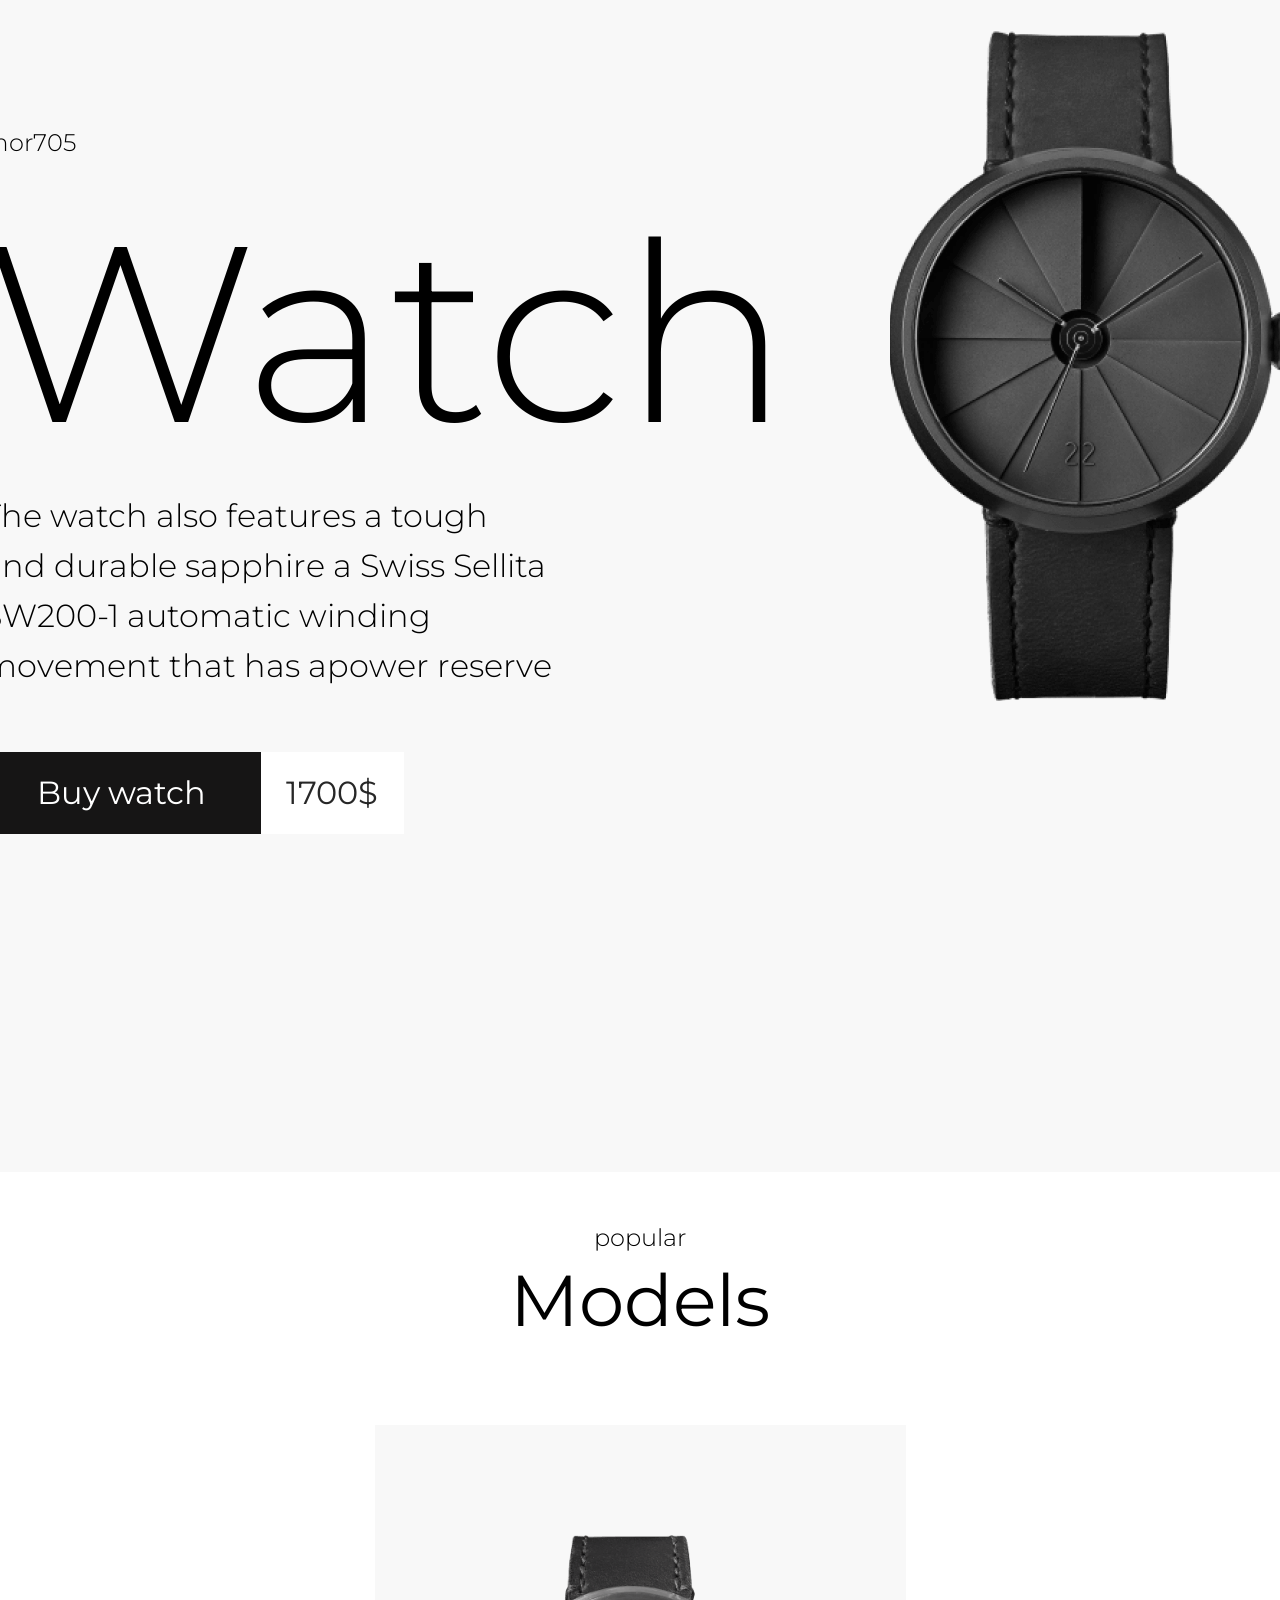
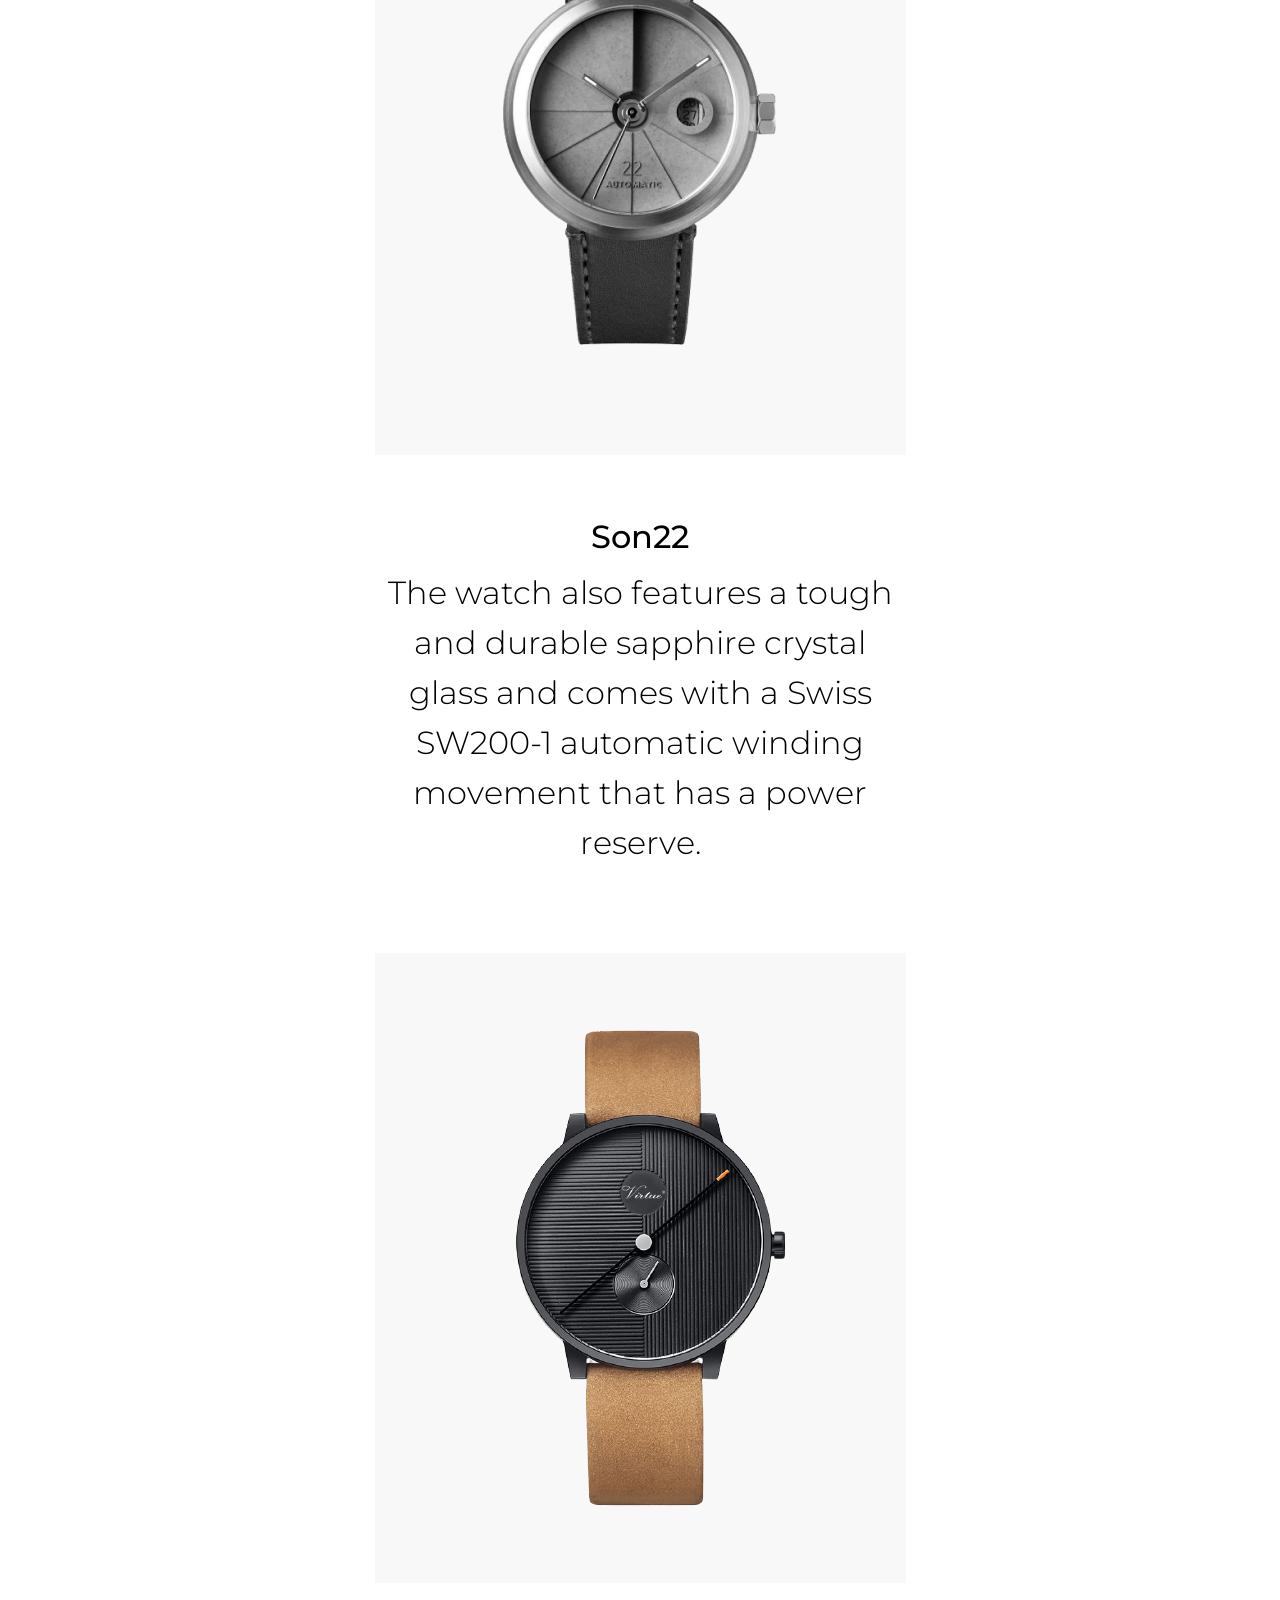
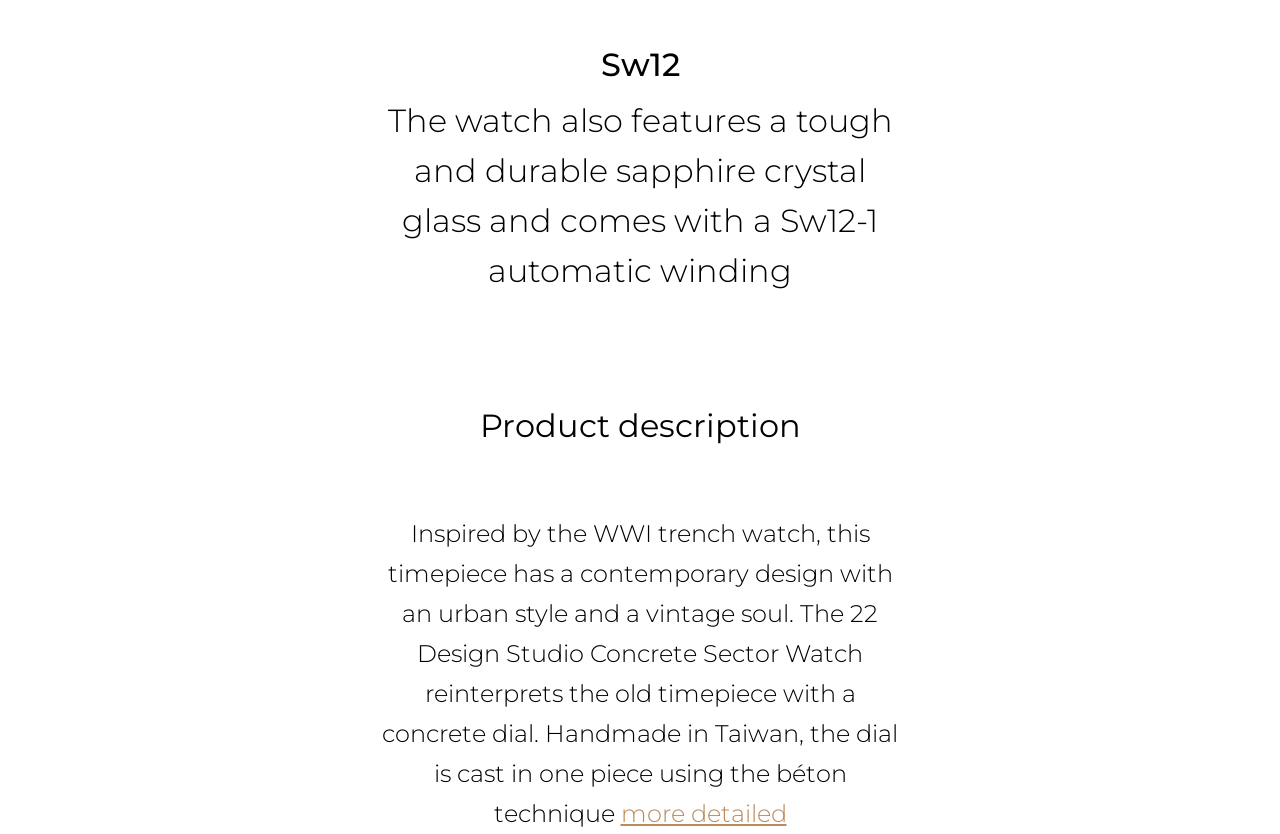
<file: index.html>
<!DOCTYPE html>
<html lang="en">

<head>
    <meta charset="UTF-8">
    <meta http-equiv="X-UA-Compatible" content="IE=edge">
    <meta name="viewport" content="width=device-width, initial-scale=1.0">
    <title>Watches</title>
    <meta name="description" content="Watches">

    <link rel="preconnect" href="https://fonts.googleapis.com">
    <link rel="preconnect" href="https://fonts.gstatic.com" crossorigin>
    <link href="https://fonts.googleapis.com/css2?family=Montserrat:ital,wght@1,300;1,400;1,500;1,700&display=swap" rel="stylesheet">
    <link rel="stylesheet" href="css/index.css">
    <link rel="stylesheet" href="css/reset.css">
    <link rel="stylesheet" href="css/normalize.css">
</head>

<body>
    <!-- Шапка сайта -->
    <header class="header">
        <div class="header-container">
            <!-- Информация -->
            <div>
                <h1 class="header-title">mor705</h1>
                <p class="header-subtitle">Watch</p>
                <p class="header-description">The watch also features a tough and durable sapphire a Swiss Sellita SW200-1 automatic winding movement that has apower reserve</p>
                <div class="buy-wrapper">
                    <a href="/" class="buy-link">Buy watch</a>
                    <div class="price">1700$</div>
                </div>
            </div>
            <!-- Главное фото часов -->
            <div class="header-img-wrapper">
                <img
                class="header-img"
                srcset="images/mor705.png ,
                        images/mor705@2x.png 2x"
                src="images/mor705.png"
                alt="Model Mor705">
            </div>
        </div>
    </header>
    <!-- Главная секция -->
    <main>
        <!-- Первая модель -->
        <p class="popular-title">popular</p>
        <p class="models-title">Models</p>
        <div class="item-wrapper">
            <div class="item-img-wrapper">
                <img srcset="images/son22.png ,
                                images/son22@2x.png 2x"
                    src="images/son22.png"
                    alt="Model Son22">
            </div>
            <h2 class="item-title">Son22</h2>
            <p class="item-description">The watch also features a tough and durable sapphire crystal glass and comes with a Swiss SW200-1 automatic winding
            movement that has a power reserve.</p>
        </div>
        <!-- Вторая модель -->
        <div class="item-wrapper">
            <div class="item-img-wrapper">
                <img srcset="images/sw12.png ,
                            images/sw12@2x.png 2x"
                    src="images/sw12.png"
                    alt="Model Sw12">
            </div>
            <h2 class="item-title">Sw12</h2>
            <p class="item-description">The watch also features a tough and durable sapphire crystal glass and comes with a Sw12-1 automatic winding</p>
            </div>
        </div>
        <!-- Продуктовая часть -->
        <div class="product-decription-wrapper">
            <p class="product-decription-title">Product description</p>
            <p class="product-decription">Inspired by the WWI trench watch, this timepiece has a contemporary design with an urban style and a vintage soul. The
            22 Design Studio Concrete Sector Watch reinterprets the old timepiece with a concrete dial. Handmade in Taiwan, the dial
            is cast in one piece using the béton technique <a href="/" class="product-decription-link">more detailed</a></p>
        </div>
    </main>
</body>
</html>
</file>
<file: css/index.css>
body {
    font-family: 'Montserrat', sans-serif;
}

.header-container {
    display: flex;
    height: 900px;
    justify-content: center;
    /* align-items: center; */
    /* width: 1440px; */
    background-color: #F8F8F8;
    padding-top: 104px;
    padding-left: 133px;
    padding-right: 133px;
    padding-bottom: 168px;
}

.header-title {
    margin-bottom: 53px;
    font-size: 24px;
    line-height: 45px;
    font-weight: 300;
}

.header-subtitle {
    margin-bottom: 43px;
    font-size: 250px;
    line-height: 230px;
    font-weight: 300;
}

.header-description {
    margin-bottom: 61px;
    font-size: 32px;
    width: 575px;
    line-height: 50px;
    font-weight: 300;
}

.buy-wrapper {
    display: flex;
}

.buy-link {
    display: block;
    text-align: center;
    width: 278px;
    height: 82px;
    background-color: #161515;
    color: #ffffff;
    text-decoration: none;
    font-size: 32px;
    line-height: 82px; /* Выровняет по горизонтали */
}

.price {
    text-align: center;
    width: 143px;
    height: 82px;
    background-color: #ffffff;
    color: #272727;
    font-size: 32px;
    line-height: 82px;
    /* Выровняет по горизонтали */
}

.header-img-wrapper {
    display: block;
    width: 772px;
    margin-top: -100px;
    margin-left: 100px;
}

.popular-title {
    margin-top: 43px;
    font-weight: 300;
    text-align: center;
    font-size: 24px;
    line-height: 45px;
}

.models-title {
    text-align: center;
    font-size: 72px;
    line-height: 81px;
    font-weight: 400;
    margin-bottom: 84px;
}

.item-wrapper {
    margin: 0 auto;
    width: 531px;
    margin-bottom: 85px;
}

.item-img-wrapper {
    display: flex;
    align-items: center;
    justify-content: center;
    width: 531px;
    height: 630px;
    background-color: #f8f8f8;
    margin-bottom: 67px;
}

.item-title {
    font-weight: 500;
    font-size: 32px;
    line-height: 29px;
    text-align: center;
    margin-bottom: 17px;
}

.item-description {
   font-size: 32px;
   font-weight: 300;
   line-height: 50px;
   text-align: center;
}

.product-decription-wrapper {
    margin: 0 auto;
    width: 531px;
    margin-bottom: 85px;
    margin-top: 100px;

}

.product-decription-title {
    text-align: center;
    font-size: 32px;
    line-height: 60px;
    margin-bottom: 58px;
    font-weight: 400;
}

.product-decription {
    text-align: center;
    font-size: 24px;
    line-height: 40px;
    font-weight: 300;
}

.product-decription-link {
    color: #BB8B5D;
}
</file>
